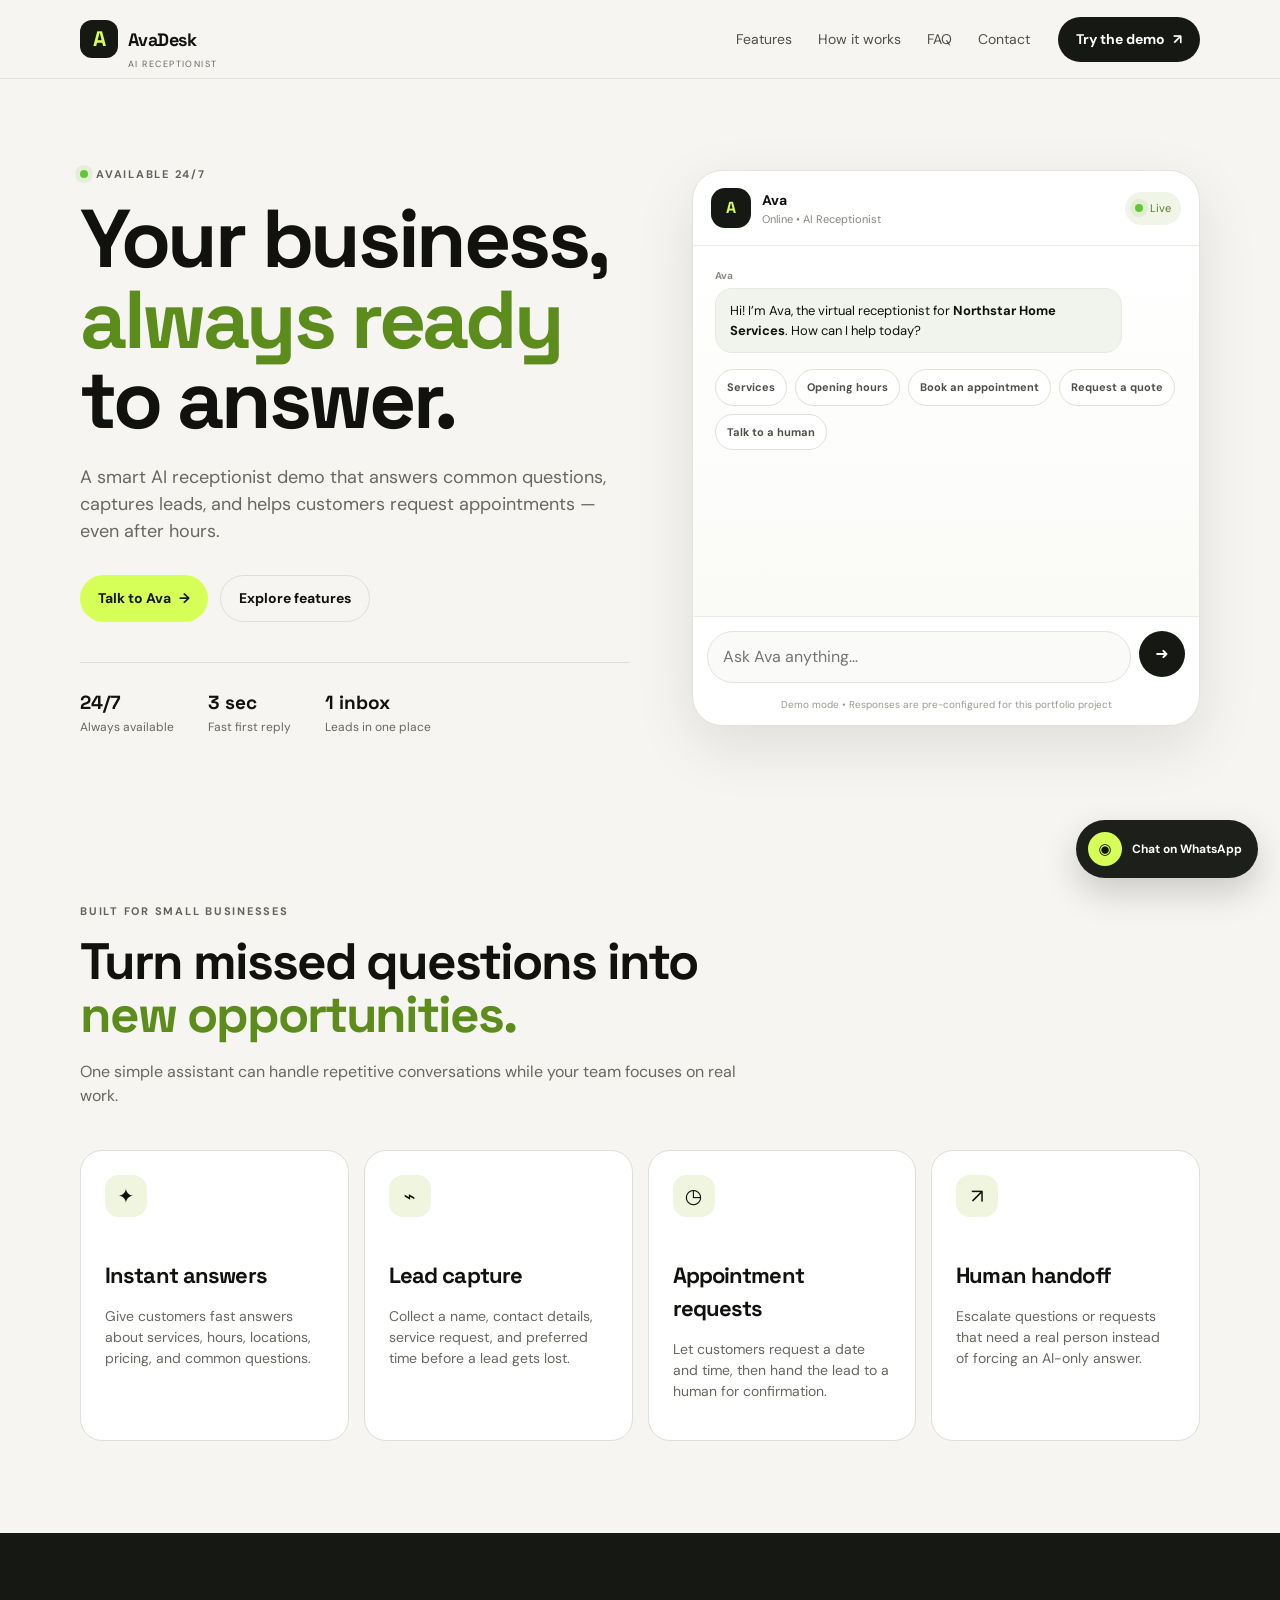
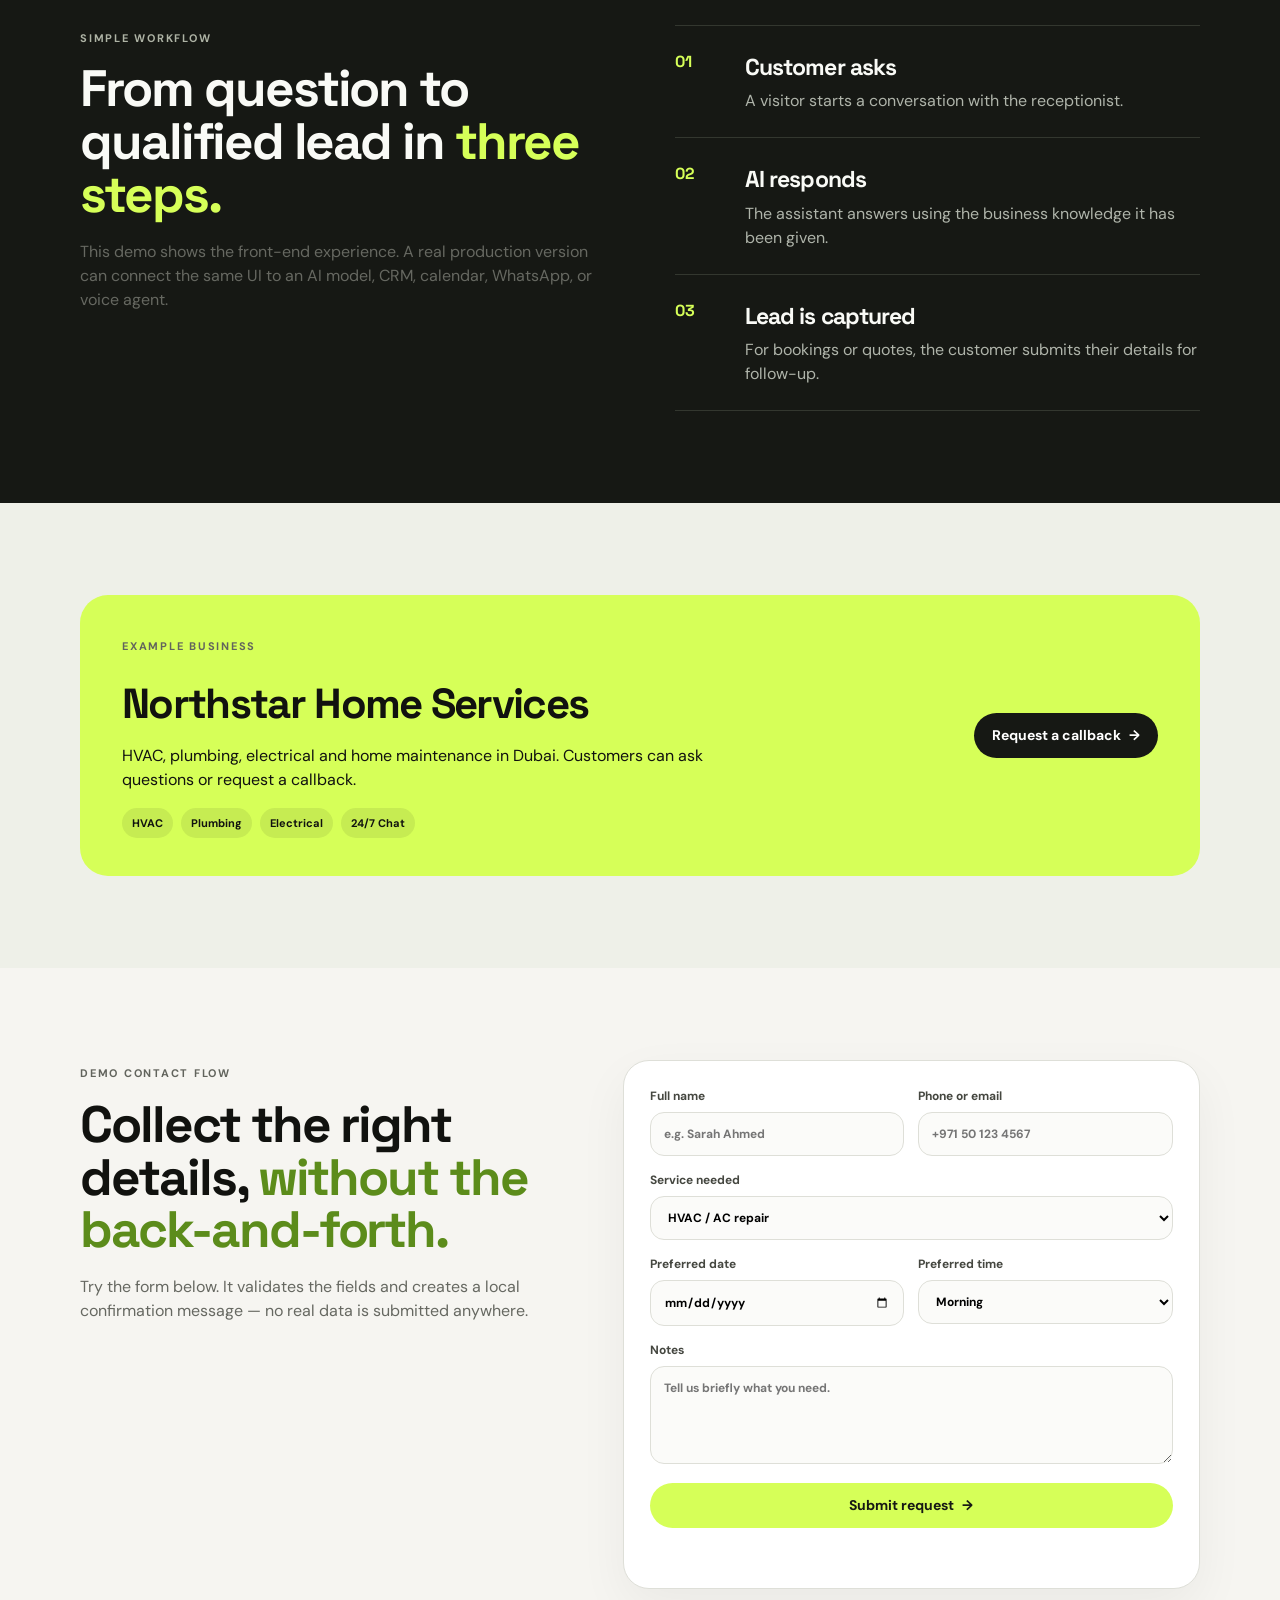
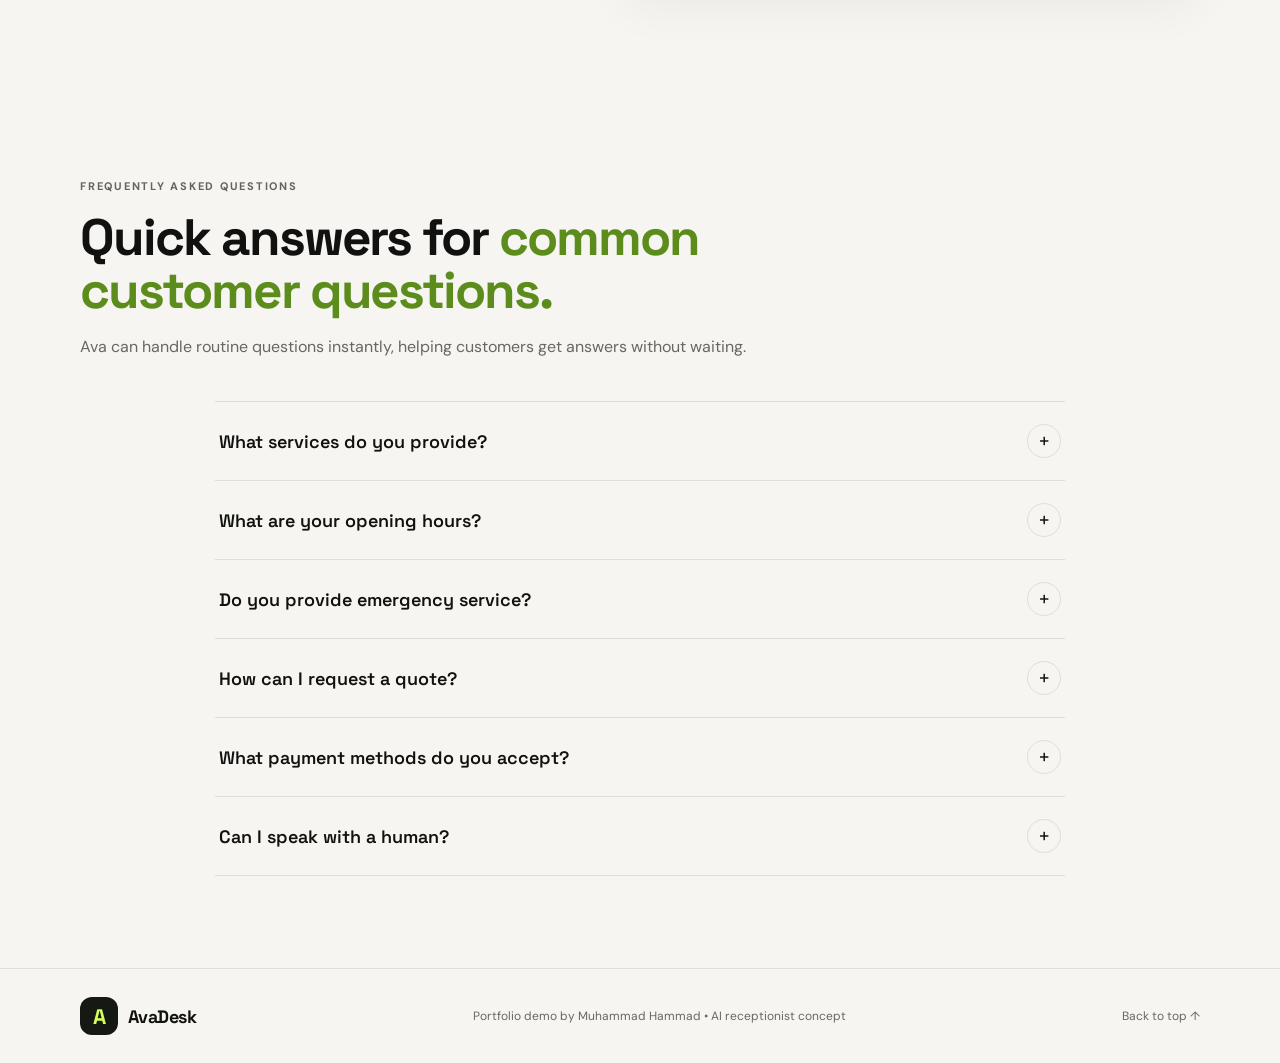
<file: index.html>
<!DOCTYPE html>
<html lang="en">
<head>
  <meta charset="UTF-8" />
  <meta name="viewport" content="width=device-width, initial-scale=1.0" />
  <meta
    name="description"
    content="AvaDesk AI Receptionist demo for local businesses."
  />

  <title>AvaDesk — AI Receptionist Demo</title>

  <link rel="preconnect" href="https://fonts.googleapis.com" />
  <link rel="preconnect" href="https://fonts.gstatic.com" crossorigin />

  <link
    href="https://fonts.googleapis.com/css2?family=DM+Sans:wght@400;500;600;700&family=Space+Grotesk:wght@500;600;700&display=swap"
    rel="stylesheet"
  />

  <link rel="stylesheet" href="style.css" />
</head>

<body>

  <!-- ================= HEADER ================= -->
  <header class="site-header">
    <div class="container nav">

      <a class="brand" href="#top" aria-label="AvaDesk home">
        <span class="brand-mark">A</span>

        <span>AvaDesk</span>

        <small>AI Receptionist</small>
      </a>

      <nav class="nav-links" aria-label="Primary navigation">
        <a href="#features">Features</a>
        <a href="#how-it-works">How it works</a>
        <a href="#faq">FAQ</a>
        <a href="#contact">Contact</a>
      </nav>

      <a class="btn btn-dark nav-cta" href="#demo">
        Try the demo
        <span>↗</span>
      </a>

      <button
        class="menu-btn"
        id="menuBtn"
        aria-label="Open menu"
        aria-expanded="false"
      >
        ☰
      </button>

    </div>

    <div class="mobile-nav" id="mobileNav">
      <a href="#features">Features</a>
      <a href="#how-it-works">How it works</a>
      <a href="#faq">FAQ</a>
      <a href="#contact">Contact</a>

      <a class="btn btn-dark" href="#demo">
        Try the demo
      </a>
    </div>
  </header>


  <!-- ================= MAIN ================= -->
  <main id="top">

    <!-- ================= HERO ================= -->
    <section class="hero">

      <div class="container hero-grid">

        <!-- LEFT -->
        <div class="hero-copy">

          <div class="eyebrow">
            <span class="status-dot"></span>
            Available 24/7
          </div>

          <h1>
            Your business,
            <span>always ready</span>
            to answer.
          </h1>

          <p class="hero-text">
            A smart AI receptionist demo that answers common questions,
            captures leads, and helps customers request appointments —
            even after hours.
          </p>

          <div class="hero-actions">

            <a class="btn btn-primary" href="#demo">
              Talk to Ava
              <span>→</span>
            </a>

            <a class="btn btn-ghost" href="#features">
              Explore features
            </a>

          </div>


          <!-- STATS -->
          <div class="trust-row">

            <div class="mini-stat">
              <strong>24/7</strong>
              <span>Always available</span>
            </div>

            <div class="mini-stat">
              <strong>3 sec</strong>
              <span>Fast first reply</span>
            </div>

            <div class="mini-stat">
              <strong>1 inbox</strong>
              <span>Leads in one place</span>
            </div>

          </div>

        </div>


        <!-- RIGHT CHAT DEMO -->
        <div class="hero-card" id="demo">

          <div class="demo-window">

            <!-- CHAT TOP -->
            <div class="demo-topbar">

              <div class="demo-profile">

                <div class="avatar">
                  A
                </div>

                <div>
                  <strong>Ava</strong>
                  <small>Online • AI Receptionist</small>
                </div>

              </div>

              <span class="live-pill">
                <span class="status-dot"></span>
                Live
              </span>

            </div>


            <!-- CHAT -->
            <div class="chat" id="chat">

              <div class="message bot">

                <span class="bubble-label">
                  Ava
                </span>

                <div class="bubble">

                  Hi! I’m Ava, the virtual receptionist for
                  <strong>Northstar Home Services</strong>.
                  How can I help today?

                </div>

              </div>


              <!-- QUICK BUTTONS -->
              <div class="quick-replies" id="quickReplies">

                <button data-message="What services do you offer?">
                  Services
                </button>

                <button data-message="What are your opening hours?">
                  Opening hours
                </button>

                <button data-message="I'd like to book an appointment.">
                  Book an appointment
                </button>

                <button data-message="I'd like to request a quote.">
                  Request a quote
                </button>
                <button data-message="I want to talk to a human.">
                  Talk to a human
                 </button>

              </div>

            </div>


            <!-- CHAT INPUT -->
            <form class="chat-input" id="chatForm">

              <input
                id="chatInput"
                type="text"
                placeholder="Ask Ava anything…"
                autocomplete="off"
              />

              <button
                type="submit"
                aria-label="Send message"
              >
                ➜
              </button>

            </form>


            <div class="demo-note">
              Demo mode • Responses are pre-configured for this portfolio project
            </div>

          </div>

        </div>

      </div>

    </section>


    <!-- ================= FEATURES ================= -->
    <section class="section" id="features">

      <div class="container">

        <div class="section-heading">

          <div class="eyebrow">
            Built for small businesses
          </div>

          <h2>
            Turn missed questions into
            <span>new opportunities.</span>
          </h2>

          <p>
            One simple assistant can handle repetitive conversations
            while your team focuses on real work.
          </p>

        </div>


        <div class="feature-grid">

          <!-- FEATURE 1 -->
          <article class="feature-card">

            <div class="icon">
              ✦
            </div>

            <h3>
              Instant answers
            </h3>

            <p>
              Give customers fast answers about services,
              hours, locations, pricing, and common questions.
            </p>

          </article>


          <!-- FEATURE 2 -->
          <article class="feature-card">

            <div class="icon">
              ⌁
            </div>

            <h3>
              Lead capture
            </h3>

            <p>
              Collect a name, contact details, service request,
              and preferred time before a lead gets lost.
            </p>

          </article>


          <!-- FEATURE 3 -->
          <article class="feature-card">

            <div class="icon">
              ◷
            </div>

            <h3>
              Appointment requests
            </h3>

            <p>
              Let customers request a date and time,
              then hand the lead to a human for confirmation.
            </p>

          </article>


          <!-- FEATURE 4 -->
          <article class="feature-card">

            <div class="icon">
              ↗
            </div>

            <h3>
              Human handoff
            </h3>

            <p>
              Escalate questions or requests that need a real
              person instead of forcing an AI-only answer.
            </p>

          </article>

        </div>

      </div>

    </section>


    <!-- ================= HOW IT WORKS ================= -->
    <section class="workflow section" id="how-it-works">

      <div class="container workflow-grid">

        <div>

          <div class="eyebrow">
            Simple workflow
          </div>

          <h2>
            From question to qualified lead in
            <span>three steps.</span>
          </h2>

          <p class="muted">
            This demo shows the front-end experience.
            A real production version can connect the same UI
            to an AI model, CRM, calendar, WhatsApp, or voice agent.
          </p>

        </div>


        <div class="steps">

          <!-- STEP 1 -->
          <div class="step">

            <span>01</span>

            <div>

              <h3>
                Customer asks
              </h3>

              <p>
                A visitor starts a conversation
                with the receptionist.
              </p>

            </div>

          </div>


          <!-- STEP 2 -->
          <div class="step">

            <span>02</span>

            <div>

              <h3>
                AI responds
              </h3>

              <p>
                The assistant answers using the
                business knowledge it has been given.
              </p>

            </div>

          </div>


          <!-- STEP 3 -->
          <div class="step">

            <span>03</span>

            <div>

              <h3>
                Lead is captured
              </h3>

              <p>
                For bookings or quotes, the customer
                submits their details for follow-up.
              </p>

            </div>

          </div>

        </div>

      </div>

    </section>


    <!-- ================= BUSINESS SHOWCASE ================= -->
    <section class="demo-section section">

      <div class="container">

        <div class="showcase-card">

          <div>

            <div class="eyebrow">
              Example business
            </div>

            <h2>
              Northstar Home Services
            </h2>

            <p>
              HVAC, plumbing, electrical and home maintenance
              in Dubai. Customers can ask questions or request
              a callback.
            </p>


            <div class="tag-row">

              <span>
                HVAC
              </span>

              <span>
                Plumbing
              </span>

              <span>
                Electrical
              </span>

              <span>
                24/7 Chat
              </span>

            </div>

          </div>


          <button class="btn btn-dark" id="openLeadBtn">

            Request a callback
            <span>→</span>

          </button>

        </div>

      </div>

    </section>


    <!-- ================= CONTACT / LEAD FORM ================= -->
    <section class="section contact-section" id="contact">

      <div class="container contact-grid">

        <!-- LEFT -->
        <div>

          <div class="eyebrow">
            Demo contact flow
          </div>

          <h2>
            Collect the right details,
            <span>without the back-and-forth.</span>
          </h2>

          <p class="muted">
            Try the form below. It validates the fields and creates
            a local confirmation message — no real data is submitted anywhere.
          </p>

        </div>


        <!-- FORM -->
        <form class="lead-form" id="leadForm">

          <div class="field-grid">

            <label>
              Full name

              <input
                required
                id="leadName"
                type="text"
                placeholder="e.g. Sarah Ahmed"
              />

            </label>


            <label>
              Phone or email

              <input
                required
                id="leadContact"
                type="text"
                placeholder="+971 50 123 4567"
              />

            </label>

          </div>


          <label>

            Service needed

            <select id="leadService">

              <option>
                HVAC / AC repair
              </option>

              <option>
                Plumbing
              </option>

              <option>
                Electrical
              </option>

              <option>
                General maintenance
              </option>

            </select>

          </label>


          <div class="field-grid">

            <label>

              Preferred date

              <input
                id="leadDate"
                type="date"
              />

            </label>


            <label>

              Preferred time

              <select id="leadTime">

                <option>
                  Morning
                </option>

                <option>
                  Afternoon
                </option>

                <option>
                  Evening
                </option>

              </select>

            </label>

          </div>


          <label>

            Notes

            <textarea
              id="leadNotes"
              rows="4"
              placeholder="Tell us briefly what you need."
            ></textarea>

          </label>


          <button
            class="btn btn-primary full"
            type="submit"
          >
            Submit request
            <span>→</span>
          </button>


          <p
            class="form-result"
            id="formResult"
            role="status"
          ></p>

        </form>

      </div>

    </section>
<!-- ================= FAQ ================= -->

<section class="section faq-section" id="faq">

  <div class="container">

    <div class="section-heading">

      <div class="eyebrow">
        Frequently asked questions
      </div>

      <h2>
        Quick answers for
        <span>common customer questions.</span>
      </h2>

      <p>
        Ava can handle routine questions instantly,
        helping customers get answers without waiting.
      </p>

    </div>


    <div class="faq-list">

      <!-- FAQ 1 -->
      <div class="faq-item">

        <button class="faq-question">

          <span>
            What services do you provide?
          </span>

          <span class="faq-icon">
            +
          </span>

        </button>

        <div class="faq-answer">

          <p>
            Northstar Home Services provides HVAC / AC repair,
            plumbing, electrical work, and general home maintenance.
          </p>

        </div>

      </div>


      <!-- FAQ 2 -->
      <div class="faq-item">

        <button class="faq-question">

          <span>
            What are your opening hours?
          </span>

          <span class="faq-icon">
            +
          </span>

        </button>

        <div class="faq-answer">

          <p>
            Our standard service hours are Monday to Sunday,
            8:00 AM to 10:00 PM.
          </p>

        </div>

      </div>


      <!-- FAQ 3 -->
      <div class="faq-item">

        <button class="faq-question">

          <span>
            Do you provide emergency service?
          </span>

          <span class="faq-icon">
            +
          </span>

        </button>

        <div class="faq-answer">

          <p>
            Yes. 24/7 emergency support is available for
            urgent HVAC, plumbing, and electrical issues.
          </p>

        </div>

      </div>


      <!-- FAQ 4 -->
      <div class="faq-item">

        <button class="faq-question">

          <span>
            How can I request a quote?
          </span>

          <span class="faq-icon">
            +
          </span>

        </button>

        <div class="faq-answer">

          <p>
            Use the request form below and provide your service
            details. A team member can review your request
            and prepare a suitable quote.
          </p>

        </div>

      </div>


      <!-- FAQ 5 -->
      <div class="faq-item">

        <button class="faq-question">

          <span>
            What payment methods do you accept?
          </span>

          <span class="faq-icon">
            +
          </span>

        </button>

        <div class="faq-answer">

          <p>
            We accept cash, card, and online payment.
          </p>

        </div>

      </div>


      <!-- FAQ 6 -->
      <div class="faq-item">

        <button class="faq-question">

          <span>
            Can I speak with a human?
          </span>

          <span class="faq-icon">
            +
          </span>

        </button>

        <div class="faq-answer">

          <p>
            Absolutely. Ava can hand the conversation over
            to a human team member through the callback request flow.
          </p>

        </div>

      </div>

    </div>

  </div>

</section>
  </main>


  <!-- ================= FOOTER ================= -->
  <footer class="footer">

    <div class="container footer-row">

      <div class="brand brand-footer">

        <span class="brand-mark">
          A
        </span>

        <span>
          AvaDesk
        </span>

      </div>


      <p>
        Portfolio demo by Muhammad Hammad • AI receptionist concept
      </p>


      <a href="#top">
        Back to top ↑
      </a>

    </div>

  </footer>
<!-- Floating WhatsApp Button -->
<a
  class="floating-whatsapp"
  href="https://wa.me/971500000000"
  target="_blank"
  rel="noopener noreferrer"
  aria-label="Contact Northstar Home Services on WhatsApp"
>
  <span class="whatsapp-icon">◉</span>

  <span class="whatsapp-text">
    Chat on WhatsApp
  </span>
</a>

  <!-- JAVASCRIPT -->
  <script src="script.js"></script>

</body>
</html>
</file>
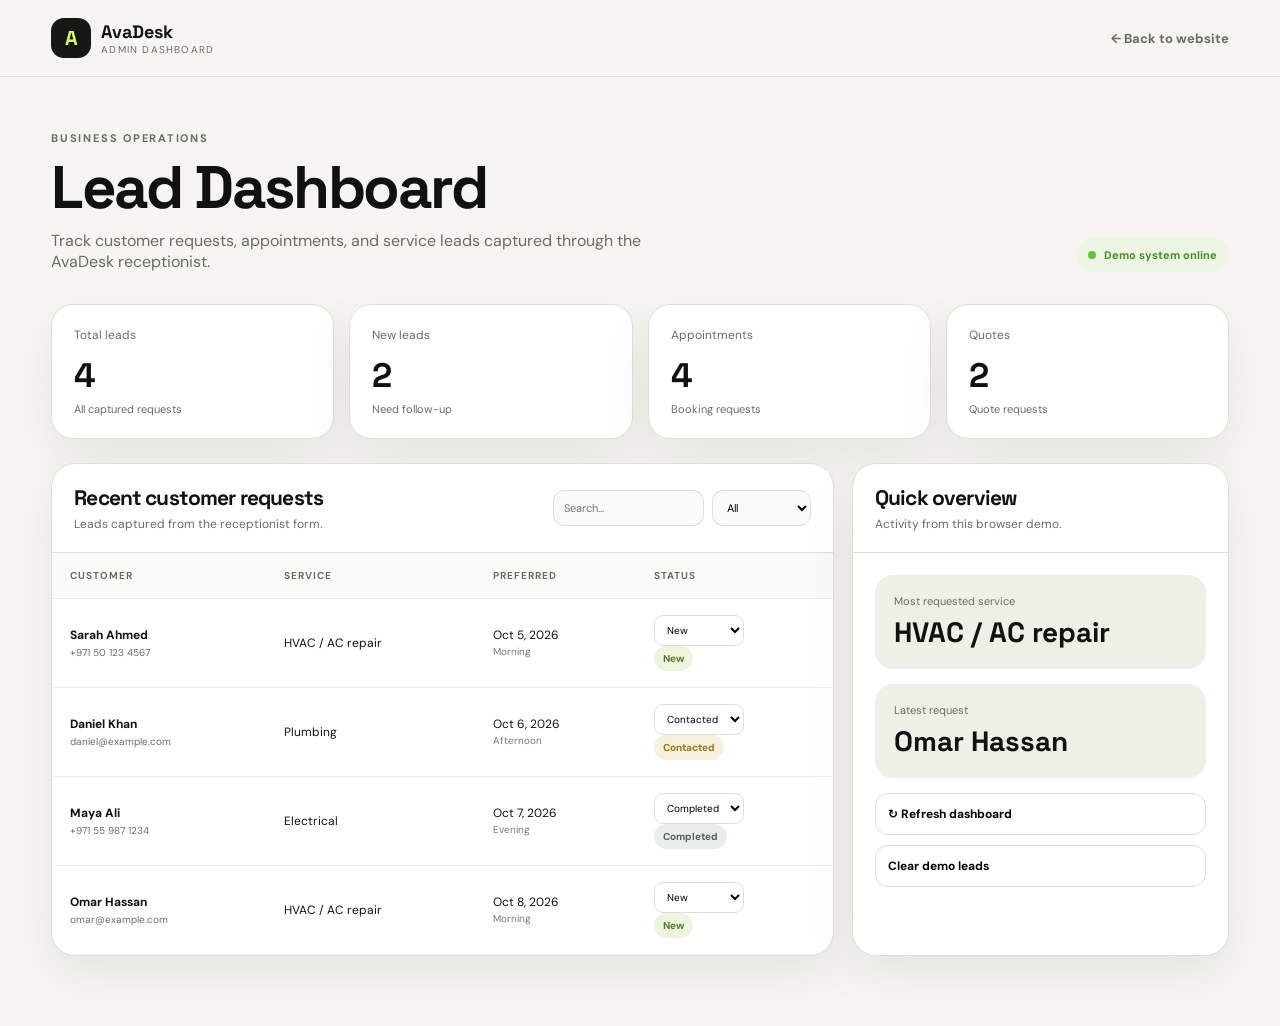
<file: admin.html>
<!DOCTYPE html>
<html lang="en">
<head>
  <meta charset="UTF-8" />

  <meta
    name="viewport"
    content="width=device-width, initial-scale=1.0"
  />

  <meta
    name="description"
    content="AvaDesk admin lead dashboard demo."
  />

  <title>AvaDesk — Admin Dashboard</title>

  <link
    rel="preconnect"
    href="https://fonts.googleapis.com"
  />

  <link
    rel="preconnect"
    href="https://fonts.gstatic.com"
    crossorigin
  />

  <link
    href="https://fonts.googleapis.com/css2?family=DM+Sans:wght@400;500;600;700&family=Space+Grotesk:wght@500;600;700&display=swap"
    rel="stylesheet"
  />

  <style>
    :root {
      --bg: #f6f5f1;
      --card: #ffffff;
      --ink: #11120f;
      --muted: #6b6d65;
      --line: #dedfd8;
      --accent: #d6ff58;
      --dark: #161814;
      --soft: #eef0e8;
      --success: #4d8a24;
      --warning: #9b741a;
      --shadow: 0 18px 50px rgba(20, 22, 15, 0.07);
    }

    * {
      box-sizing: border-box;
    }

    body {
      margin: 0;
      font-family: "DM Sans", system-ui, sans-serif;
      background: var(--bg);
      color: var(--ink);
    }

    a {
      text-decoration: none;
      color: inherit;
    }

    button,
    input,
    select {
      font: inherit;
    }

    button {
      cursor: pointer;
    }

    .container {
      width: min(1180px, 92%);
      margin: 0 auto;
    }

    /* HEADER */

    .topbar {
      position: sticky;
      top: 0;
      z-index: 20;
      background: rgba(246, 245, 241, 0.92);
      backdrop-filter: blur(14px);
      border-bottom: 1px solid var(--line);
    }

    .topbar-inner {
      min-height: 76px;
      display: flex;
      align-items: center;
      justify-content: space-between;
      gap: 20px;
    }

    .brand {
      display: flex;
      align-items: center;
      gap: 10px;
    }

    .brand-mark {
      width: 40px;
      height: 40px;
      border-radius: 13px;
      background: var(--dark);
      color: var(--accent);
      display: grid;
      place-items: center;
      font-family: "Space Grotesk", sans-serif;
      font-weight: 700;
      font-size: 20px;
    }

    .brand-text strong {
      display: block;
      font-family: "Space Grotesk", sans-serif;
      font-size: 18px;
    }

    .brand-text small {
      display: block;
      font-size: 10px;
      color: var(--muted);
      text-transform: uppercase;
      letter-spacing: 0.12em;
    }

    .back-link {
      display: inline-flex;
      align-items: center;
      gap: 8px;
      font-size: 13px;
      font-weight: 700;
      color: var(--muted);
    }

    .back-link:hover {
      color: var(--ink);
    }

    /* PAGE */

    .page {
      padding: 54px 0 70px;
    }

    .page-heading {
      display: flex;
      justify-content: space-between;
      align-items: flex-end;
      gap: 24px;
      margin-bottom: 32px;
    }

    .eyebrow {
      text-transform: uppercase;
      letter-spacing: 0.16em;
      font-size: 11px;
      font-weight: 700;
      color: var(--muted);
      margin-bottom: 13px;
    }

    h1,
    h2,
    h3 {
      font-family: "Space Grotesk", sans-serif;
      letter-spacing: -0.04em;
      margin: 0;
    }

    h1 {
      font-size: clamp(38px, 5vw, 60px);
      line-height: 1;
    }

    .page-heading p {
      color: var(--muted);
      max-width: 600px;
      margin: 12px 0 0;
    }

    .live-status {
      display: inline-flex;
      align-items: center;
      gap: 8px;
      background: #edf5e4;
      color: var(--success);
      padding: 10px 12px;
      border-radius: 999px;
      font-size: 11px;
      font-weight: 700;
      white-space: nowrap;
    }

    .live-dot {
      width: 8px;
      height: 8px;
      border-radius: 50%;
      background: #62c736;
    }

    /* STATS */

    .stats {
      display: grid;
      grid-template-columns: repeat(4, 1fr);
      gap: 15px;
      margin-bottom: 24px;
    }

    .stat-card {
      background: var(--card);
      border: 1px solid var(--line);
      border-radius: 22px;
      padding: 22px;
      box-shadow: var(--shadow);
    }

    .stat-label {
      color: var(--muted);
      font-size: 12px;
      margin-bottom: 11px;
    }

    .stat-value {
      font-family: "Space Grotesk", sans-serif;
      font-size: 34px;
      font-weight: 700;
    }

    .stat-note {
      color: var(--muted);
      font-size: 11px;
      margin-top: 5px;
    }

    /* MAIN GRID */

    .dashboard-grid {
      display: grid;
      grid-template-columns: 1.35fr 0.65fr;
      gap: 18px;
    }

    .panel {
      background: var(--card);
      border: 1px solid var(--line);
      border-radius: 24px;
      box-shadow: var(--shadow);
      overflow: hidden;
    }

    .panel-header {
      padding: 20px 22px;
      border-bottom: 1px solid var(--line);
      display: flex;
      justify-content: space-between;
      gap: 15px;
      align-items: center;
    }

    .panel-header h2 {
      font-size: 21px;
    }

    .panel-header p {
      margin: 5px 0 0;
      color: var(--muted);
      font-size: 12px;
    }

    .filter-row {
      display: flex;
      gap: 8px;
    }

    .filter-row select,
    .filter-row input {
      border: 1px solid var(--line);
      background: #fafaf8;
      border-radius: 11px;
      padding: 9px 10px;
      font-size: 11px;
      outline: none;
    }

    /* TABLE */

    .table-wrap {
      overflow-x: auto;
    }

    table {
      width: 100%;
      border-collapse: collapse;
      min-width: 690px;
    }

    th,
    td {
      text-align: left;
      padding: 16px 18px;
      border-bottom: 1px solid #eeeeea;
      font-size: 12px;
      vertical-align: middle;
    }

    th {
      font-size: 10px;
      color: var(--muted);
      text-transform: uppercase;
      letter-spacing: 0.1em;
      background: #fafaf7;
    }

    tbody tr:hover {
      background: #fafbf7;
    }

    .customer-name {
      font-weight: 700;
    }

    .customer-contact {
      color: var(--muted);
      margin-top: 3px;
      font-size: 10px;
    }

    .status {
      display: inline-flex;
      padding: 6px 9px;
      border-radius: 999px;
      font-size: 10px;
      font-weight: 700;
    }

    .status-new {
      background: #edf5df;
      color: #557b28;
    }

    .status-contacted {
      background: #f7f0dd;
      color: var(--warning);
    }

    .status-completed {
      background: #e9edeb;
      color: #56605a;
    }

    .status-select {
      border: 1px solid var(--line);
      background: #fff;
      border-radius: 9px;
      padding: 7px 8px;
      font-size: 10px;
      outline: none;
    }

    /* SIDE PANEL */

    .side-body {
      padding: 22px;
    }

    .summary-box {
      background: var(--soft);
      border-radius: 18px;
      padding: 19px;
      margin-bottom: 15px;
    }

    .summary-box span {
      color: var(--muted);
      display: block;
      font-size: 11px;
    }

    .summary-box strong {
      display: block;
      margin-top: 6px;
      font-family: "Space Grotesk", sans-serif;
      font-size: 28px;
    }

    .action-list {
      display: flex;
      flex-direction: column;
      gap: 10px;
    }

    .action-btn {
      width: 100%;
      border: 1px solid var(--line);
      background: #fff;
      border-radius: 13px;
      padding: 12px;
      text-align: left;
      font-weight: 700;
      font-size: 12px;
    }

    .action-btn:hover {
      background: #f8faf3;
    }

    .empty {
      padding: 45px 20px;
      text-align: center;
      color: var(--muted);
    }

    .empty strong {
      display: block;
      color: var(--ink);
      font-size: 15px;
      margin-bottom: 5px;
    }

    /* MOBILE */

    @media (max-width: 900px) {
      .stats {
        grid-template-columns: repeat(2, 1fr);
      }

      .dashboard-grid {
        grid-template-columns: 1fr;
      }
    }

    @media (max-width: 620px) {
      .topbar-inner {
        min-height: 68px;
      }

      .page {
        padding-top: 36px;
      }

      .page-heading {
        align-items: flex-start;
        flex-direction: column;
      }

      .stats {
        grid-template-columns: 1fr;
      }

      .back-link {
        font-size: 12px;
      }
    }
  </style>
</head>

<body>

  <!-- ================= HEADER ================= -->

  <header class="topbar">

    <div class="container topbar-inner">

      <a class="brand" href="index.html">

        <span class="brand-mark">
          A
        </span>

        <span class="brand-text">
          <strong>AvaDesk</strong>
          <small>Admin Dashboard</small>
        </span>

      </a>


      <a class="back-link" href="index.html">
        ← Back to website
      </a>

    </div>

  </header>


  <!-- ================= PAGE ================= -->

  <main class="page">

    <div class="container">

      <!-- PAGE HEADING -->

      <div class="page-heading">

        <div>

          <div class="eyebrow">
            Business operations
          </div>

          <h1>
            Lead Dashboard
          </h1>

          <p>
            Track customer requests, appointments, and service leads
            captured through the AvaDesk receptionist.
          </p>

        </div>


        <div class="live-status">
          <span class="live-dot"></span>
          Demo system online
        </div>

      </div>


      <!-- ================= STATS ================= -->

      <section class="stats">

        <div class="stat-card">

          <div class="stat-label">
            Total leads
          </div>

          <div class="stat-value" id="totalLeads">
            0
          </div>

          <div class="stat-note">
            All captured requests
          </div>

        </div>


        <div class="stat-card">

          <div class="stat-label">
            New leads
          </div>

          <div class="stat-value" id="newLeads">
            0
          </div>

          <div class="stat-note">
            Need follow-up
          </div>

        </div>


        <div class="stat-card">

          <div class="stat-label">
            Appointments
          </div>

          <div class="stat-value" id="appointments">
            0
          </div>

          <div class="stat-note">
            Booking requests
          </div>

        </div>


        <div class="stat-card">

          <div class="stat-label">
            Quotes
          </div>

          <div class="stat-value" id="quotes">
            0
          </div>

          <div class="stat-note">
            Quote requests
          </div>

        </div>

      </section>


      <!-- ================= DASHBOARD ================= -->

      <section class="dashboard-grid">


        <!-- LEADS -->

        <div class="panel">

          <div class="panel-header">

            <div>

              <h2>
                Recent customer requests
              </h2>

              <p>
                Leads captured from the receptionist form.
              </p>

            </div>


            <div class="filter-row">

              <input
                id="searchInput"
                type="search"
                placeholder="Search..."
              />

              <select id="statusFilter">

                <option value="all">
                  All
                </option>

                <option value="New">
                  New
                </option>

                <option value="Contacted">
                  Contacted
                </option>

                <option value="Completed">
                  Completed
                </option>

              </select>

            </div>

          </div>


          <div class="table-wrap">

            <table>

              <thead>

                <tr>

                  <th>
                    Customer
                  </th>

                  <th>
                    Service
                  </th>

                  <th>
                    Preferred
                  </th>

                  <th>
                    Status
                  </th>

                </tr>

              </thead>


              <tbody id="leadsTable">

              </tbody>

            </table>

          </div>

        </div>


        <!-- SIDE PANEL -->

        <aside class="panel">

          <div class="panel-header">

            <div>

              <h2>
                Quick overview
              </h2>

              <p>
                Activity from this browser demo.
              </p>

            </div>

          </div>


          <div class="side-body">


            <div class="summary-box">

              <span>
                Most requested service
              </span>

              <strong id="topService">
                —
              </strong>

            </div>


            <div class="summary-box">

              <span>
                Latest request
              </span>

              <strong id="latestRequest">
                —
              </strong>

            </div>


            <div class="action-list">

              <button
                class="action-btn"
                id="refreshBtn"
              >
                ↻ Refresh dashboard
              </button>

              <button
                class="action-btn"
                id="clearBtn"
              >
                Clear demo leads
              </button>

            </div>

          </div>

        </aside>

      </section>

    </div>

  </main>


  <!-- JAVASCRIPT -->

  <script src="admin.js"></script>

</body>
</html>
</file>
<file: style.css>
:root {
  --bg: #f6f5f1;
  --card: #ffffff;
  --ink: #11120f;
  --muted: #666861;
  --line: #dedfd8;
  --accent: #d6ff58;
  --accent-2: #9fe63e;
  --soft: #eceee6;
  --dark: #161814;
  --shadow: 0 20px 60px rgba(20, 22, 15, 0.1);
  --radius: 24px;
}

* {
  box-sizing: border-box;
}

html {
  scroll-behavior: smooth;
}

body {
  margin: 0;
  font-family: "DM Sans", system-ui, sans-serif;
  color: var(--ink);
  background: var(--bg);
  line-height: 1.5;
}

a {
  text-decoration: none;
  color: inherit;
}

button,
input,
select,
textarea {
  font: inherit;
}

button {
  cursor: pointer;
}

.container {
  width: min(1120px, 92%);
  margin: 0 auto;
}

/* ================= HEADER ================= */

.site-header {
  position: sticky;
  top: 0;
  z-index: 50;
  background: rgba(246, 245, 241, 0.88);
  backdrop-filter: blur(16px);
  border-bottom: 1px solid rgba(222, 223, 216, 0.8);
}

.nav {
  height: 78px;
  display: flex;
  align-items: center;
  gap: 28px;
}

.brand {
  display: flex;
  align-items: center;
  gap: 10px;
  position: relative;
  padding-right: 112px;
}

.brand-mark {
  width: 38px;
  height: 38px;
  border-radius: 12px;
  background: var(--dark);
  color: var(--accent);
  display: grid;
  place-items: center;
  font-family: "Space Grotesk", sans-serif;
  font-weight: 700;
  font-size: 21px;
}

.brand > span:nth-child(2) {
  font-family: "Space Grotesk", sans-serif;
  font-weight: 700;
  font-size: 18px;
  letter-spacing: -0.03em;
}

.brand small {
  position: absolute;
  left: 48px;
  bottom: -13px;
  color: var(--muted);
  font-size: 9px;
  text-transform: uppercase;
  letter-spacing: 0.16em;
}

.nav-links {
  display: flex;
  gap: 26px;
  margin-left: auto;
  color: #4f514b;
  font-size: 14px;
}

.nav-links a:hover {
  color: var(--ink);
}

.btn {
  border: 0;
  border-radius: 999px;
  padding: 12px 18px;
  display: inline-flex;
  align-items: center;
  justify-content: center;
  gap: 8px;
  font-weight: 700;
  font-size: 14px;
  transition: 0.2s ease;
}

.btn-dark {
  background: var(--dark);
  color: #fff;
}

.btn-dark:hover,
.btn-primary:hover {
  transform: translateY(-2px);
}

.btn-primary {
  background: var(--accent);
  color: var(--dark);
}

.btn-ghost {
  border: 1px solid var(--line);
  background: transparent;
}

.btn-ghost:hover {
  background: #fff;
}

.nav-cta {
  margin-left: 0;
}

.menu-btn,
.mobile-nav {
  display: none;
}

/* ================= HERO ================= */

.hero {
  padding: 82px 0 70px;
}

.hero-grid {
  display: grid;
  grid-template-columns: 1.04fr 0.96fr;
  gap: 62px;
  align-items: center;
}

.hero-copy {
  min-width: 0;
}

.eyebrow {
  display: inline-flex;
  align-items: center;
  gap: 8px;
  text-transform: uppercase;
  letter-spacing: 0.16em;
  font-size: 11px;
  font-weight: 700;
  color: #62645d;
  margin-bottom: 17px;
}

.status-dot {
  width: 8px;
  height: 8px;
  background: #62c736;
  border-radius: 50%;
  box-shadow: 0 0 0 5px rgba(98, 199, 54, 0.12);
}

h1,
h2,
h3 {
  font-family: "Space Grotesk", system-ui, sans-serif;
  letter-spacing: -0.04em;
  margin: 0;
}

h1 {
  font-size: clamp(47px, 6.5vw, 82px);
  line-height: 0.98;
  max-width: 720px;
}

h1 span,
h2 span {
  color: #5c8c1b;
}

.hero-text {
  max-width: 610px;
  font-size: 18px;
  color: var(--muted);
  margin: 24px 0 30px;
}

.hero-actions {
  display: flex;
  gap: 12px;
  flex-wrap: wrap;
}

.trust-row {
  display: flex;
  gap: 34px;
  margin-top: 40px;
  padding-top: 26px;
  border-top: 1px solid var(--line);
}

.mini-stat {
  display: flex;
  flex-direction: column;
}

.mini-stat strong {
  font-family: "Space Grotesk", sans-serif;
  font-size: 19px;
}

.mini-stat span {
  font-size: 12px;
  color: var(--muted);
}

/* ================= CHAT DEMO ================= */

.hero-card {
  position: relative;
}

.demo-window {
  background: var(--card);
  border: 1px solid #e2e3db;
  border-radius: 30px;
  overflow: hidden;
  box-shadow: var(--shadow);
}

.demo-topbar {
  padding: 17px 18px;
  border-bottom: 1px solid #ecece6;
  display: flex;
  align-items: center;
  justify-content: space-between;
}

.demo-profile {
  display: flex;
  gap: 11px;
  align-items: center;
}

.avatar {
  width: 40px;
  height: 40px;
  border-radius: 14px;
  background: var(--dark);
  color: var(--accent);
  display: grid;
  place-items: center;
  font-family: "Space Grotesk", sans-serif;
  font-weight: 700;
}

.demo-profile strong,
.demo-profile small {
  display: block;
}

.demo-profile strong {
  font-size: 14px;
}

.demo-profile small {
  font-size: 11px;
  color: #85877f;
}

.live-pill {
  font-size: 11px;
  background: #f0f5e8;
  padding: 8px 10px;
  border-radius: 999px;
  color: #557b28;
  display: flex;
  gap: 7px;
  align-items: center;
}

.chat {
  min-height: 370px;
  max-height: 430px;
  overflow-y: auto;
  padding: 22px;
  display: flex;
  flex-direction: column;
  gap: 16px;
  background: linear-gradient(#fff, #fafaf7);
}

.message {
  display: flex;
  flex-direction: column;
  max-width: 88%;
}

.message.user {
  align-self: flex-end;
  align-items: flex-end;
}

.bubble-label {
  font-size: 10px;
  font-weight: 700;
  color: #8a8b85;
  margin-bottom: 5px;
}

.bubble {
  padding: 12px 14px;
  border-radius: 17px;
  background: #f1f3ed;
  border: 1px solid #e8e9e1;
  font-size: 13px;
}

.message.user .bubble {
  background: var(--dark);
  color: #fff;
  border-color: var(--dark);
}

.quick-replies {
  display: flex;
  gap: 8px;
  flex-wrap: wrap;
}

.quick-replies button {
  border: 1px solid #dfe1d8;
  background: #fff;
  border-radius: 999px;
  padding: 9px 11px;
  font-size: 11px;
  font-weight: 700;
  color: #4e514a;
  transition: 0.2s ease;
}

.quick-replies button:hover {
  background: #f6f8f1;
  border-color: #cad1be;
  transform: translateY(-1px);
}

.chat-input {
  display: flex;
  gap: 8px;
  padding: 14px;
  border-top: 1px solid #ecece6;
}

.chat-input input {
  border: 1px solid #e2e3dc;
  flex: 1;
  border-radius: 999px;
  padding: 13px 15px;
  outline: none;
  background: #fafaf8;
}

.chat-input input:focus {
  border-color: #c7d697;
  box-shadow: 0 0 0 4px rgba(214, 255, 88, 0.17);
}

.chat-input button {
  width: 46px;
  height: 46px;
  border-radius: 50%;
  border: 0;
  background: var(--dark);
  color: #fff;
  transition: 0.2s ease;
}

.chat-input button:hover {
  transform: translateY(-2px);
}

.demo-note {
  text-align: center;
  color: #999b94;
  font-size: 10px;
  padding-bottom: 13px;
}

/* ================= GENERAL SECTIONS ================= */

.section {
  padding: 92px 0;
}

.section-heading {
  max-width: 690px;
  margin-bottom: 42px;
}

.section-heading h2,
.workflow h2,
.contact-grid h2 {
  font-size: clamp(35px, 4vw, 56px);
  line-height: 1.03;
}

.section-heading p,
.muted {
  color: var(--muted);
  font-size: 16px;
  margin: 18px 0 0;
}

/* ================= FEATURES ================= */

.feature-grid {
  display: grid;
  grid-template-columns: repeat(4, 1fr);
  gap: 15px;
}

.feature-card {
  background: #fff;
  border: 1px solid var(--line);
  border-radius: 22px;
  padding: 24px;
  min-height: 240px;
  transition: 0.25s ease;
}

.feature-card:hover {
  transform: translateY(-4px);
  box-shadow: 0 15px 30px rgba(20, 22, 15, 0.07);
}

.icon {
  width: 42px;
  height: 42px;
  border-radius: 14px;
  background: #eff5df;
  display: grid;
  place-items: center;
  font-size: 20px;
  margin-bottom: 42px;
}

.feature-card h3 {
  font-size: 22px;
}

.feature-card p {
  font-size: 14px;
  color: var(--muted);
}

/* ================= WORKFLOW ================= */

.workflow {
  background: var(--dark);
  color: #f9faf6;
}

.workflow-grid {
  display: grid;
  grid-template-columns: 1fr 1fr;
  gap: 70px;
  align-items: start;
}

.workflow .eyebrow {
  color: #aeb3a5;
}

.workflow h2 span {
  color: var(--accent);
}

.steps {
  display: flex;
  flex-direction: column;
  border-top: 1px solid #33372f;
}

.step {
  display: grid;
  grid-template-columns: 50px 1fr;
  gap: 20px;
  padding: 24px 0;
  border-bottom: 1px solid #33372f;
}

.step > span {
  font-family: "Space Grotesk", sans-serif;
  color: var(--accent);
  font-weight: 700;
}

.step h3 {
  font-size: 23px;
  margin-bottom: 5px;
}

.step p {
  margin: 0;
  color: #afb4aa;
}

/* ================= BUSINESS SHOWCASE ================= */

.demo-section {
  background: #eef0e8;
}

.showcase-card {
  background: var(--accent);
  border-radius: 28px;
  padding: 38px 42px;
  display: flex;
  align-items: center;
  justify-content: space-between;
  gap: 24px;
}

.showcase-card h2 {
  font-size: 42px;
}

.showcase-card p {
  max-width: 650px;
  margin: 9px 0 16px;
}

.tag-row {
  display: flex;
  gap: 8px;
  flex-wrap: wrap;
}

.tag-row span {
  padding: 7px 10px;
  border-radius: 999px;
  background: rgba(17, 18, 15, 0.08);
  font-size: 11px;
  font-weight: 700;
}

/* ================= CONTACT ================= */

.contact-grid {
  display: grid;
  grid-template-columns: 0.9fr 1.1fr;
  gap: 70px;
}

.lead-form {
  background: #fff;
  border: 1px solid var(--line);
  border-radius: 26px;
  padding: 26px;
  box-shadow: 0 18px 50px rgba(22, 24, 20, 0.05);
}

.lead-form label {
  display: block;
  font-size: 12px;
  font-weight: 700;
  margin-bottom: 15px;
  color: #454740;
}

.field-grid {
  display: grid;
  grid-template-columns: 1fr 1fr;
  gap: 14px;
}

.lead-form input,
.lead-form select,
.lead-form textarea {
  display: block;
  width: 100%;
  margin-top: 7px;
  border: 1px solid #dedfd8;
  border-radius: 14px;
  padding: 12px 13px;
  background: #fbfbf9;
  outline: none;
  resize: vertical;
}

.lead-form input:focus,
.lead-form select:focus,
.lead-form textarea:focus {
  border-color: #bccd7e;
  box-shadow: 0 0 0 4px rgba(214, 255, 88, 0.14);
}

.full {
  width: 100%;
  margin-top: 4px;
}

.form-result {
  min-height: 22px;
  color: #4f7b19;
  font-size: 13px;
  margin: 12px 0 0;
}

/* ================= FOOTER ================= */

.footer {
  border-top: 1px solid var(--line);
  padding: 26px 0;
}

.footer-row {
  display: flex;
  align-items: center;
  gap: 22px;
  justify-content: space-between;
}

.footer p,
.footer a {
  color: var(--muted);
  font-size: 12px;
}

.brand-footer {
  padding-right: 0;
}

.brand-footer small {
  display: none;
}

/* ================= TABLET ================= */

@media (max-width: 960px) {
  .nav-links,
  .nav-cta {
    display: none;
  }

  .menu-btn {
    display: block;
    margin-left: auto;
    border: 1px solid var(--line);
    background: #fff;
    width: 42px;
    height: 42px;
    border-radius: 12px;
  }

  .mobile-nav {
    display: none;
    flex-direction: column;
    padding: 10px 4%;
    padding-bottom: 18px;
    gap: 10px;
    border-top: 1px solid var(--line);
  }

  .mobile-nav.open {
    display: flex;
  }

  .mobile-nav a {
    padding: 10px 6px;
    color: #4e514a;
    font-weight: 600;
    font-size: 14px;
  }

  .hero-grid,
  .workflow-grid,
  .contact-grid {
    grid-template-columns: 1fr;
  }

  .feature-grid {
    grid-template-columns: repeat(2, 1fr);
  }
}

/* ================= MOBILE ================= */

@media (max-width: 620px) {
  .hero {
    padding: 55px 0;
  }

  .hero-text {
    font-size: 16px;
  }

  .trust-row {
    gap: 18px;
    flex-wrap: wrap;
  }

  .feature-grid {
    grid-template-columns: 1fr;
  }

  .section {
    padding: 70px 0;
  }

  .showcase-card {
    padding: 28px;
    align-items: flex-start;
    flex-direction: column;
  }

  .showcase-card h2 {
    font-size: 34px;
  }

  .field-grid {
    grid-template-columns: 1fr;
  }

  .footer-row {
    align-items: flex-start;
    flex-direction: column;
    gap: 8px;
  }
}
/* ================= PREMIUM CHAT POLISH ================= */

.message {
  animation: messageIn 0.28s ease forwards;
}

.message-time {
  margin-top: 5px;
  font-size: 9px;
  color: #9b9d96;
}

.message.user .message-time {
  text-align: right;
}

.typing-bubble {
  display: flex;
  align-items: center;
  gap: 4px;
  min-width: 54px;
}

.typing-dot {
  width: 6px;
  height: 6px;
  background: #85877f;
  border-radius: 50%;
  animation: typingBounce 1.2s infinite ease-in-out;
}

.typing-dot:nth-child(2) {
  animation-delay: 0.15s;
}

.typing-dot:nth-child(3) {
  animation-delay: 0.3s;
}

@keyframes typingBounce {
  0%,
  60%,
  100% {
    transform: translateY(0);
    opacity: 0.45;
  }

  30% {
    transform: translateY(-4px);
    opacity: 1;
  }
}

@keyframes messageIn {
  from {
    opacity: 0;
    transform: translateY(7px);
  }

  to {
    opacity: 1;
    transform: translateY(0);
  }
}


/* ================= FLOATING WHATSAPP ================= */

.floating-whatsapp {
  position: fixed;
  right: 22px;
  bottom: 22px;
  z-index: 100;
  display: flex;
  align-items: center;
  gap: 10px;
  padding: 12px 16px 12px 12px;
  border-radius: 999px;
  background: #1d1f1a;
  color: #ffffff;
  box-shadow: 0 14px 35px rgba(0, 0, 0, 0.18);
  transition: 0.25s ease;
}

.floating-whatsapp:hover {
  transform: translateY(-4px);
  box-shadow: 0 18px 40px rgba(0, 0, 0, 0.22);
}

.whatsapp-icon {
  width: 34px;
  height: 34px;
  border-radius: 50%;
  display: grid;
  place-items: center;
  background: var(--accent);
  color: #11120f;
  font-size: 15px;
  font-weight: 800;
}

.whatsapp-text {
  font-size: 12px;
  font-weight: 700;
}

@media (max-width: 620px) {
  .floating-whatsapp {
    right: 14px;
    bottom: 14px;
  }

  .whatsapp-text {
    display: none;
  }

  .floating-whatsapp {
    width: 50px;
    height: 50px;
    padding: 8px;
    justify-content: center;
  }

  .whatsapp-icon {
    width: 34px;
    height: 34px;
  }
}/* ================= FAQ SECTION ================= */

.faq-section {
  background: var(--bg);
}

.faq-list {
  max-width: 850px;
  margin: 0 auto;
  border-top: 1px solid var(--line);
}

.faq-item {
  border-bottom: 1px solid var(--line);
}

.faq-question {
  width: 100%;
  border: 0;
  background: transparent;
  padding: 22px 4px;
  display: flex;
  align-items: center;
  justify-content: space-between;
  gap: 20px;
  text-align: left;
  font-family: "Space Grotesk", sans-serif;
  font-size: 18px;
  font-weight: 600;
  color: var(--ink);
}

.faq-question:hover {
  color: #5c8c1b;
}

.faq-icon {
  width: 34px;
  height: 34px;
  flex-shrink: 0;
  border-radius: 50%;
  border: 1px solid var(--line);
  display: grid;
  place-items: center;
  font-size: 20px;
  font-weight: 400;
  transition: 0.25s ease;
}

.faq-answer {
  max-height: 0;
  overflow: hidden;
  opacity: 0;
  transition:
    max-height 0.3s ease,
    opacity 0.3s ease,
    padding 0.3s ease;
}

.faq-answer p {
  margin: 0;
  padding: 0 48px 0 4px;
  color: var(--muted);
  font-size: 14px;
}

.faq-item.active .faq-answer {
  max-height: 180px;
  opacity: 1;
  padding-bottom: 22px;
}

.faq-item.active .faq-icon {
  transform: rotate(45deg);
  background: var(--dark);
  color: var(--accent);
  border-color: var(--dark);
}

@media (max-width: 620px) {

  .faq-question {
    font-size: 15px;
    padding: 18px 2px;
  }

  .faq-answer p {
    padding-right: 40px;
    font-size: 13px;
  }

}
/* ================= FAQ SECTION ================= */

.faq-section {
  background: var(--bg);
}

.faq-list {
  max-width: 850px;
  margin: 0 auto;
  border-top: 1px solid var(--line);
}

.faq-item {
  border-bottom: 1px solid var(--line);
}

.faq-question {
  width: 100%;
  border: 0;
  background: transparent;
  padding: 22px 4px;
  display: flex;
  align-items: center;
  justify-content: space-between;
  gap: 20px;
  text-align: left;
  font-family: "Space Grotesk", sans-serif;
  font-size: 18px;
  font-weight: 600;
  color: var(--ink);
}

.faq-question:hover {
  color: #5c8c1b;
}

.faq-icon {
  width: 34px;
  height: 34px;
  flex-shrink: 0;
  border-radius: 50%;
  border: 1px solid var(--line);
  display: grid;
  place-items: center;
  font-size: 20px;
  font-weight: 400;
  transition: 0.25s ease;
}

.faq-answer {
  max-height: 0;
  overflow: hidden;
  opacity: 0;
  transition:
    max-height 0.3s ease,
    opacity 0.3s ease,
    padding 0.3s ease;
}

.faq-answer p {
  margin: 0;
  padding: 0 48px 0 4px;
  color: var(--muted);
  font-size: 14px;
}

.faq-item.active .faq-answer {
  max-height: 180px;
  opacity: 1;
  padding-bottom: 22px;
}

.faq-item.active .faq-icon {
  transform: rotate(45deg);
  background: var(--dark);
  color: var(--accent);
  border-color: var(--dark);
}

@media (max-width: 620px) {

  .faq-question {
    font-size: 15px;
    padding: 18px 2px;
  }

  .faq-answer p {
    padding-right: 40px;
    font-size: 13px;
  }

}
</file>
